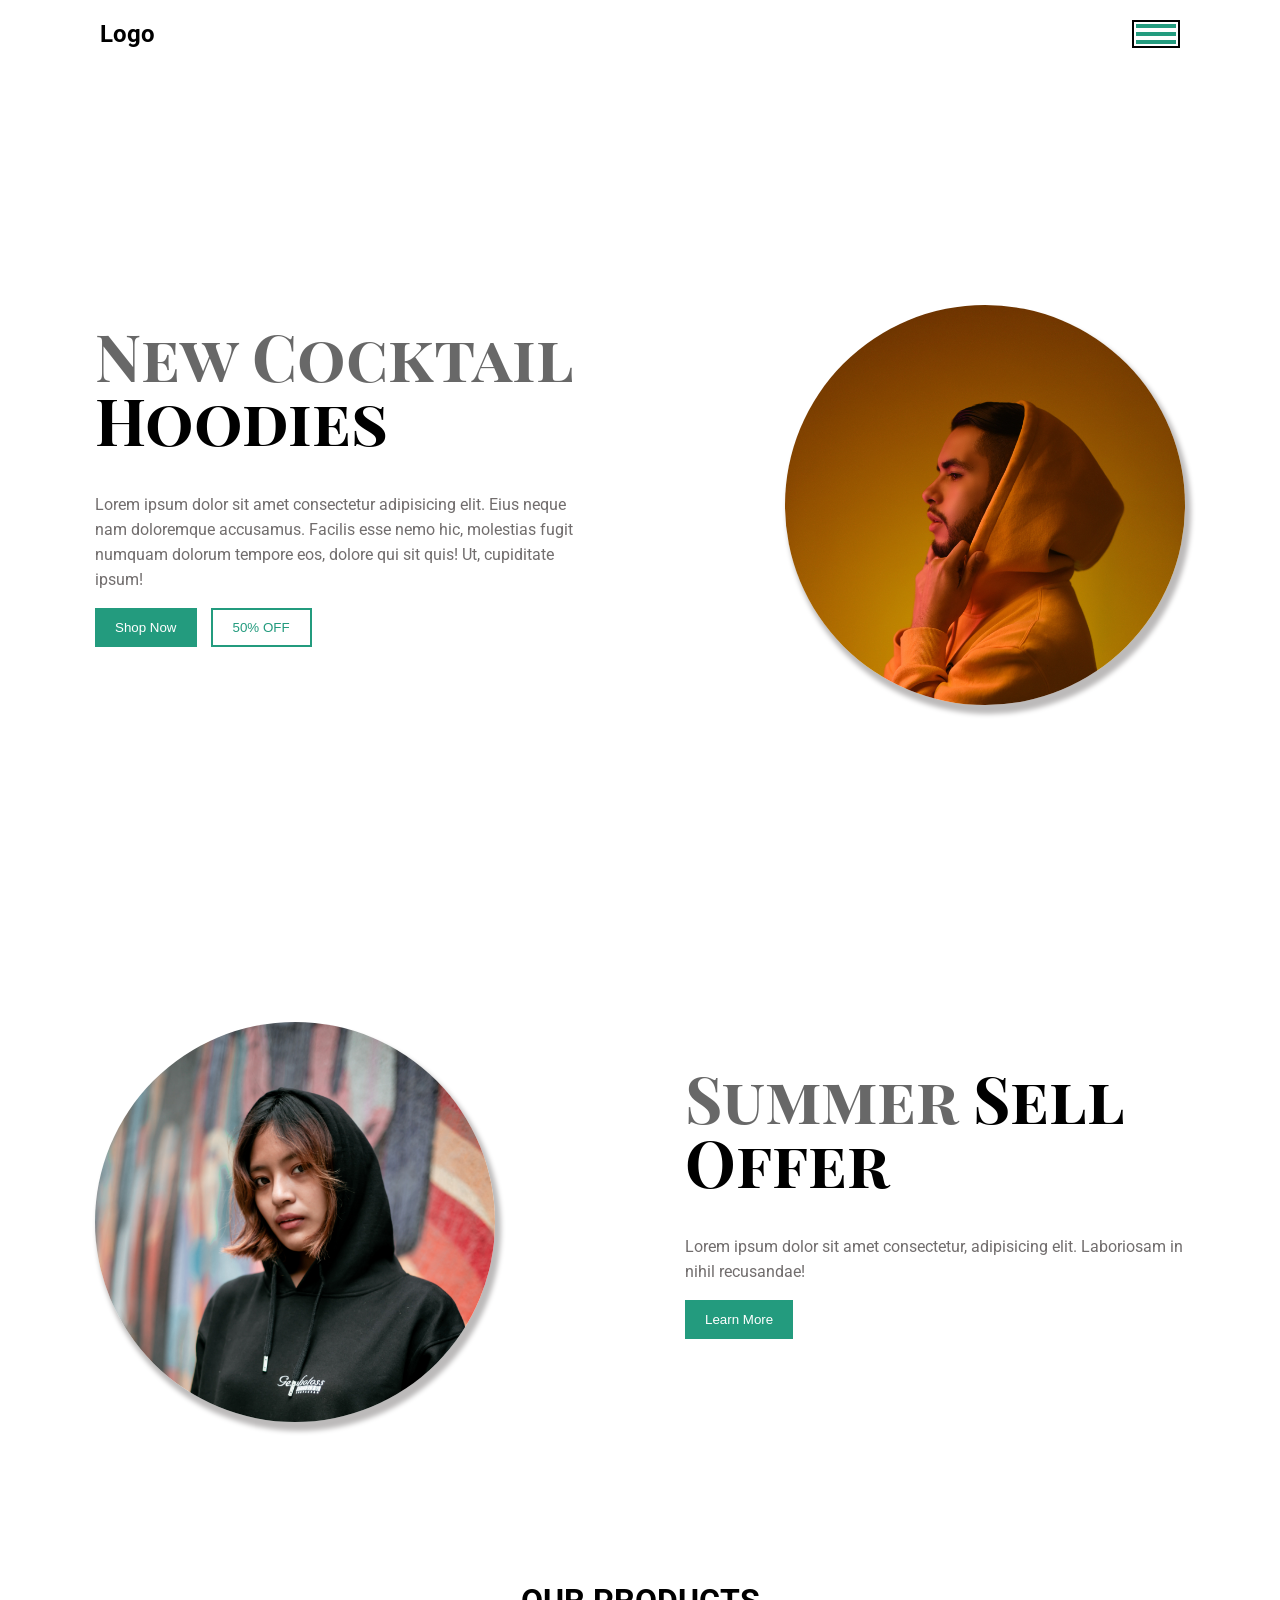
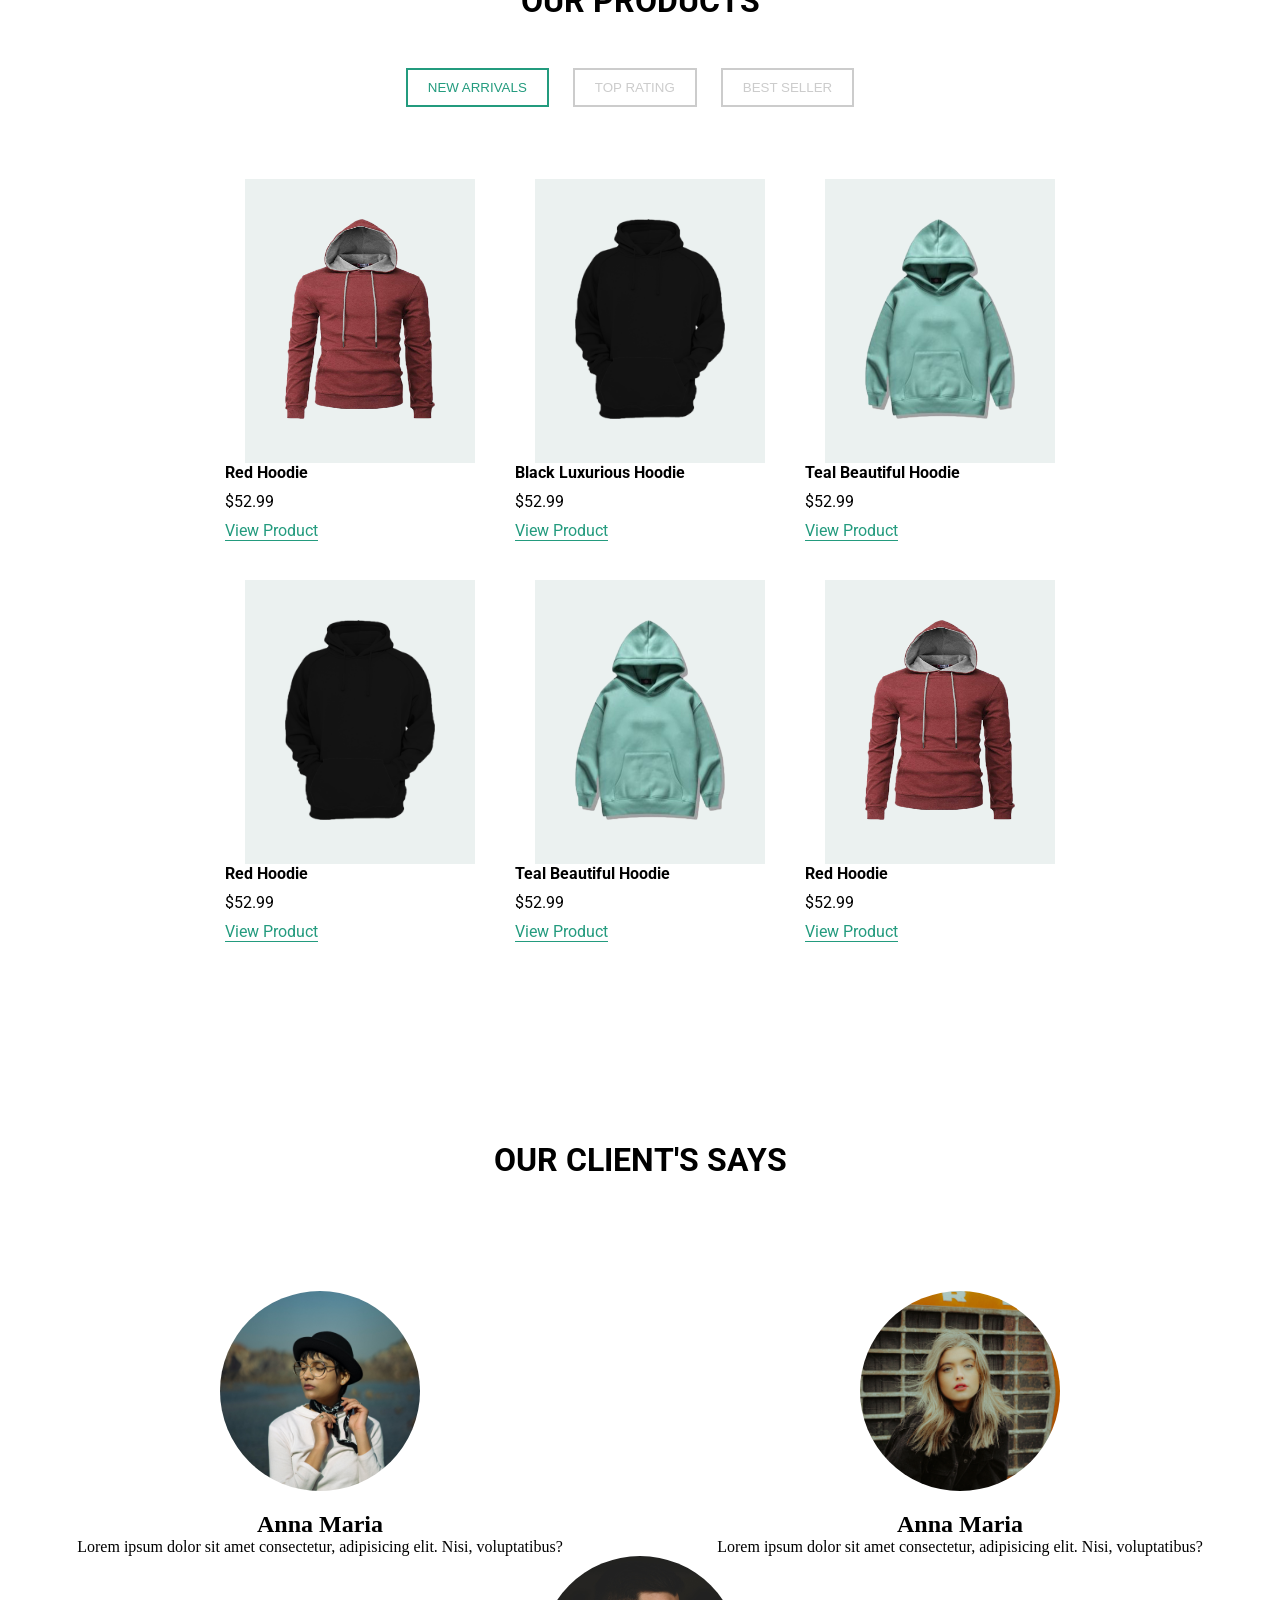
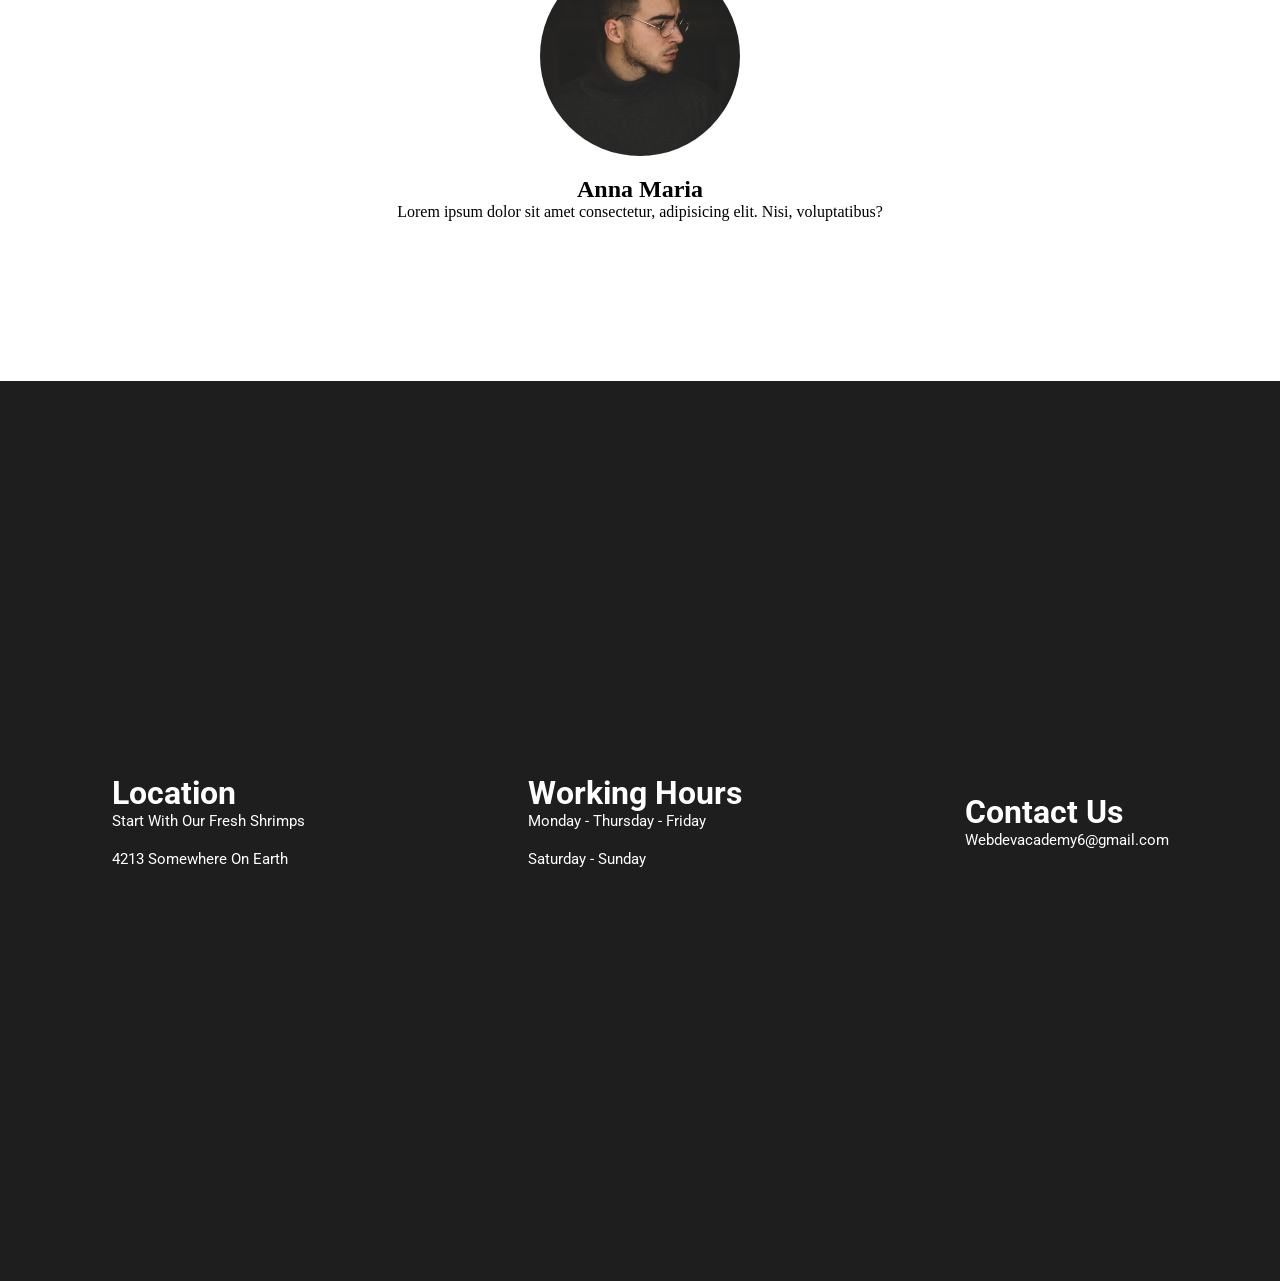
<file: Html-and-CSS-Personal-Practices/Coffee/Hoodie/index.html>
<!DOCTYPE html>
<html lang="en">
<head>
    <meta charset="UTF-8">
    <meta name="viewport" content="width=device-width, initial-scale=1.0">
    <title>Hoodie</title>
    <link rel="stylesheet" href="style.css">
</head>
<body>
    <nav>
        <div class="logo">
            <h1>Logo</h1>
        </div>
        <div class="burger">
            <span></span>
            <span></span>
            <span></span>
        </div>
    </nav>
     
    <header>
        <div class="header-content">
            <h1 class="main-headings">
                New Cocktail <br>
                <span>Hoodies</span>
            </h1>
            <p class="primary-headings">
                Lorem ipsum dolor sit amet consectetur adipisicing elit. Eius neque nam doloremque accusamus. Facilis esse nemo hic, molestias fugit numquam dolorum tempore eos, dolore qui sit quis! Ut, cupiditate ipsum!
            </p>
            <div class="btns-container">
                <button class="btn-fill">Shop Now</button>
                <button class="btn-outline active">50% OFF</button>
            </div>
            </div>
        <div class="img-container">
            <div class="header-img"></div>
        </div>
    </header>
    
<section class="section-one">
    <div class="img-container">
        <div class="section-one-img header-img"></div>
    </div>

    <div class="section-content">
        <h1 class="main-headings">
            Summer <span>Sell <br />
            Offer</span>
        </h1>
        <p class="primary-headings">
            Lorem ipsum dolor sit amet consectetur, adipisicing elit. Laboriosam in nihil recusandae!
        </p>
        <button class="btn-fill">Learn More</button>
    </div>
</div>
</section>

<section class="products">
    <h1 class="products-heading">OUR PRODUCTS</h1>

    <section class="product-categories">
        <button class="btn-outline active">NEW ARRIVALS</button>
        <button class="btn-outline">TOP RATING</button>
        <button class="btn-outline">BEST SELLER</button>
    </section>
<div class="product-items-container">
    <div class="item">
        <div class="item-layer">
            <img src="images/Product/1.png">
        </div>
        <h4 class="item-name">Red Hoodie</h4>
        <p class="item-price">$52.99</p>
        <a href="#" class="view-product">View Product</a>
    </div>
     <div class="item">
        <div class="item-layer">
            <img src="images/Product/2.png">
        </div>
        <h4 class="item-name">Black Luxurious Hoodie</h4>
        <p class="item-price">$52.99</p>
        <a href="#" class="view-product">View Product</a>
    </div>
     <div class="item">
        <div class="item-layer">
            <img src="images/Product/3.png">
        </div>
        <h4 class="item-name">Teal Beautiful Hoodie</h4>
        <p class="item-price">$52.99</p>
        <a href="#" class="view-product">View Product</a>
    </div>
     <div class="item">
        <div class="item-layer">
            <img src="images/Product/2.png">
        </div>
        <h4 class="item-name">Red Hoodie</h4>
        <p class="item-price">$52.99</p>
        <a href="#" class="view-product">View Product</a>
    </div>
     <div class="item">
        <div class="item-layer">
            <img src="images/Product/3.png">
        </div>
        <h4 class="item-name">Teal Beautiful Hoodie</h4>
        <p class="item-price">$52.99</p>
        <a href="#" class="view-product">View Product</a>
    </div>
     <div class="item">
        <div class="item-layer">
            <img src="images/Product/1.png">
        </div>
        <h4 class="item-name">Red Hoodie</h4>
        <p class="item-price">$52.99</p>
        <a href="#" class="view-product">View Product</a>
    </div>
</div>

</section>
<h1 class="customers-heading">OUR CLIENT'S SAYS</h1>
<section class="customers-reviews">
    <div class="customer">
        <div class="customer-img">
            <div class="img img-one"></div>
        </div>

        <h1 class="customer-name">Anna Maria</h1>
        <p class="customer-description">Lorem ipsum dolor sit amet consectetur, adipisicing elit. Nisi, voluptatibus?</p>
    </div>
    <div class="customer">
        <div class="customer-img">
            <div class="img img-two"></div>
        </div>
             <h1 class="customer-name">Anna Maria</h1>
        <p class="customer-description">Lorem ipsum dolor sit amet consectetur, adipisicing elit. Nisi, voluptatibus?</p>
    </div>
     <div class="customer">
        <div class="customer-img">
            <div class="img img-three"></div>
        </div>
             <h1 class="customer-name">Anna Maria</h1>
        <p class="customer-description">Lorem ipsum dolor sit amet consectetur, adipisicing elit. Nisi, voluptatibus?</p>
    </div>
</section>

<footer>
    <div class="container">
        <h1 class="footer-heading">Location</h1>
        <h2 class="footer-primary-heading">Start With Our Fresh Shrimps</h2>
        <h2 class="footer-primary-heading">4213 Somewhere On Earth</h2>
    </div>
     <div class="container">
        <h1 class="footer-heading">Working Hours</h1>
        <h2 class="footer-primary-heading">Monday - Thursday - Friday</h2>
        <h2 class="footer-primary-heading">Saturday - Sunday</h2>
    </div>
     <div class="container">
        <h1 class="footer-heading">Contact Us</h1>
        <h2 class="footer-primary-heading">Webdevacademy6@gmail.com</h2>
    </div>
</footer>

</body>
</html>
</file>
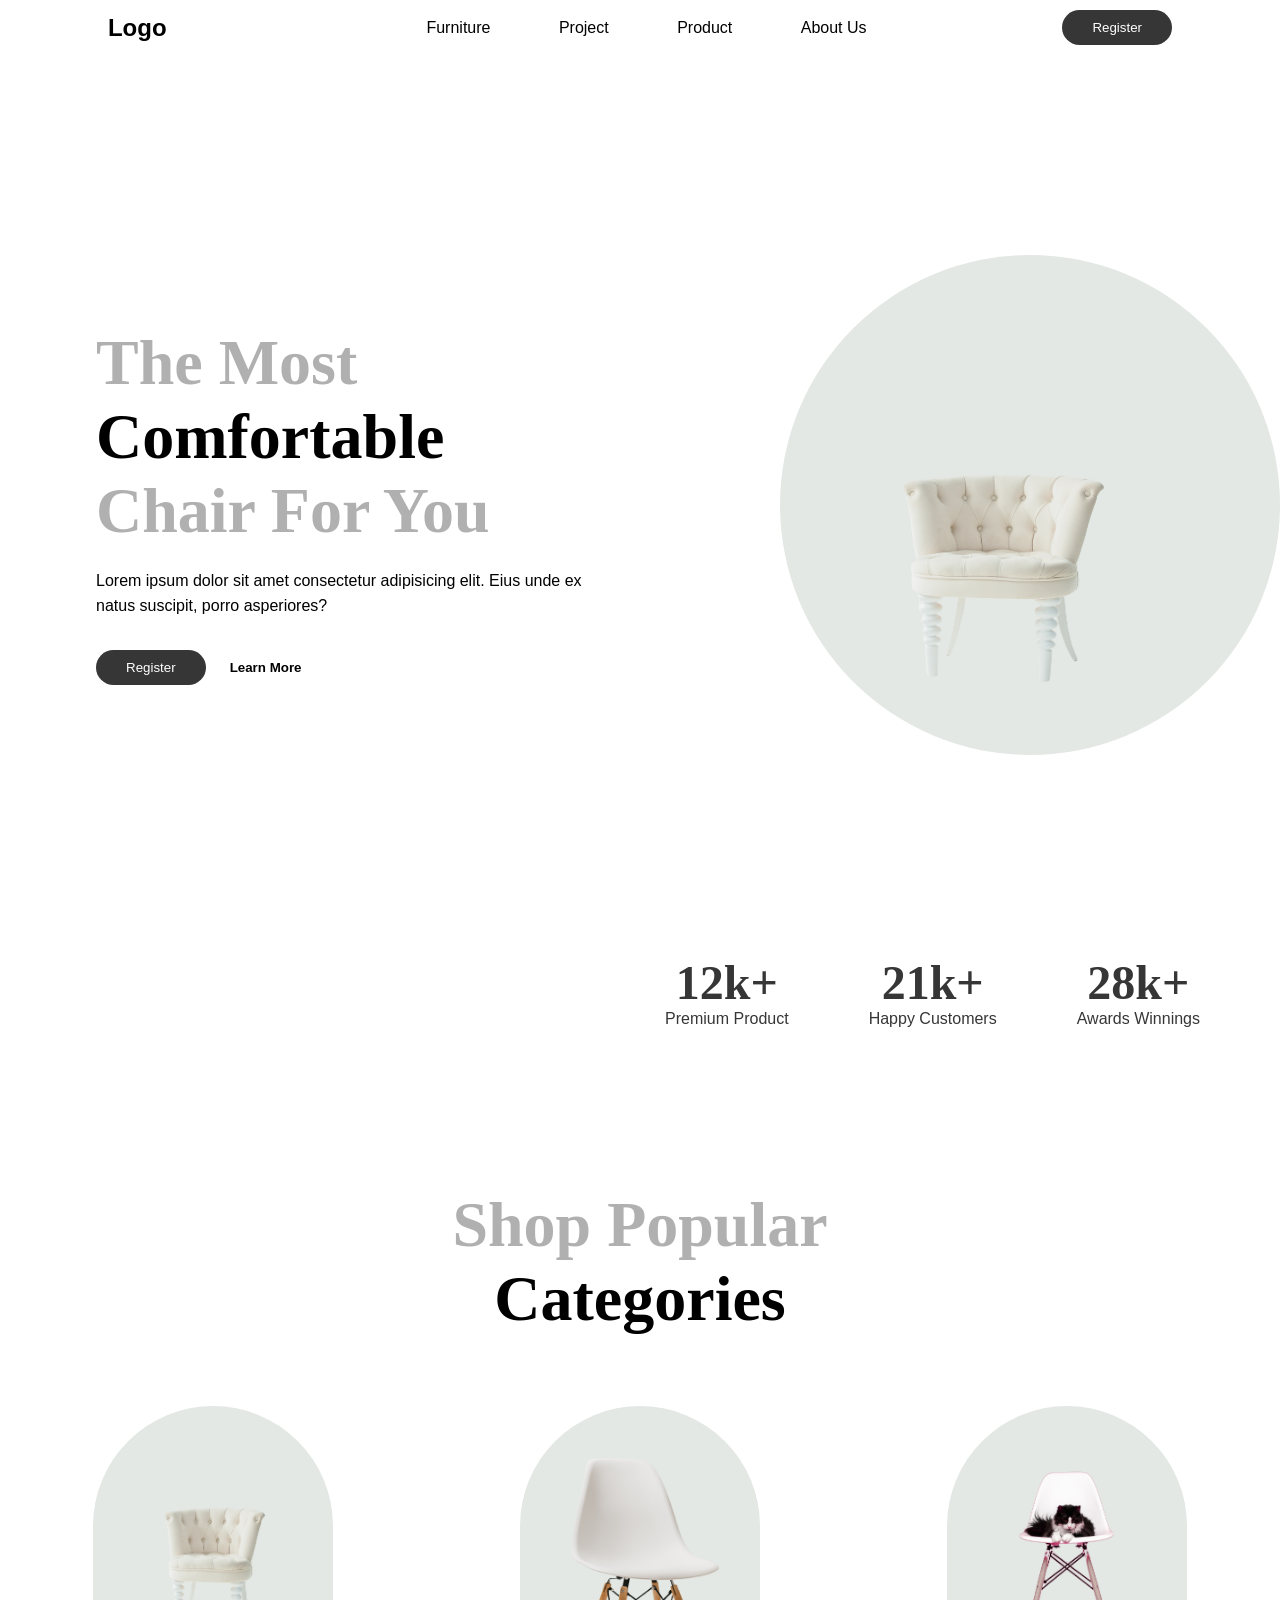
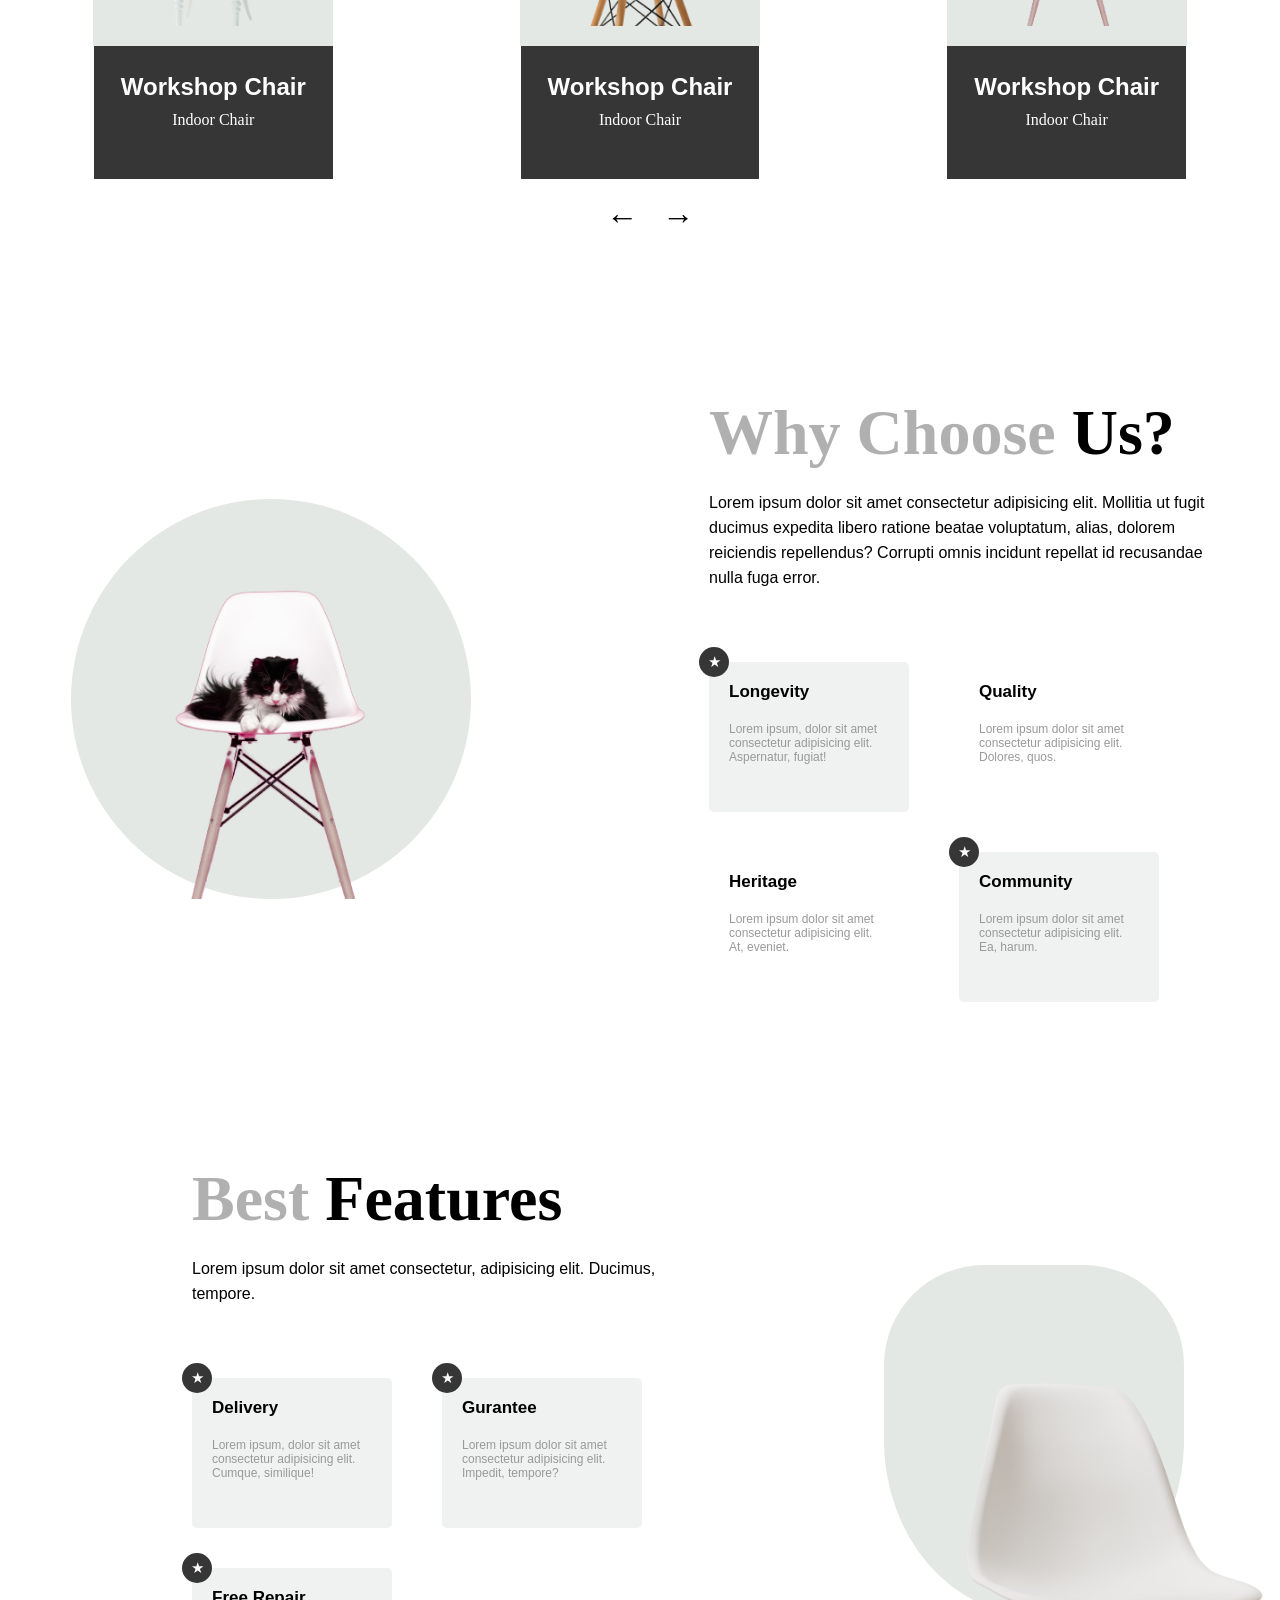
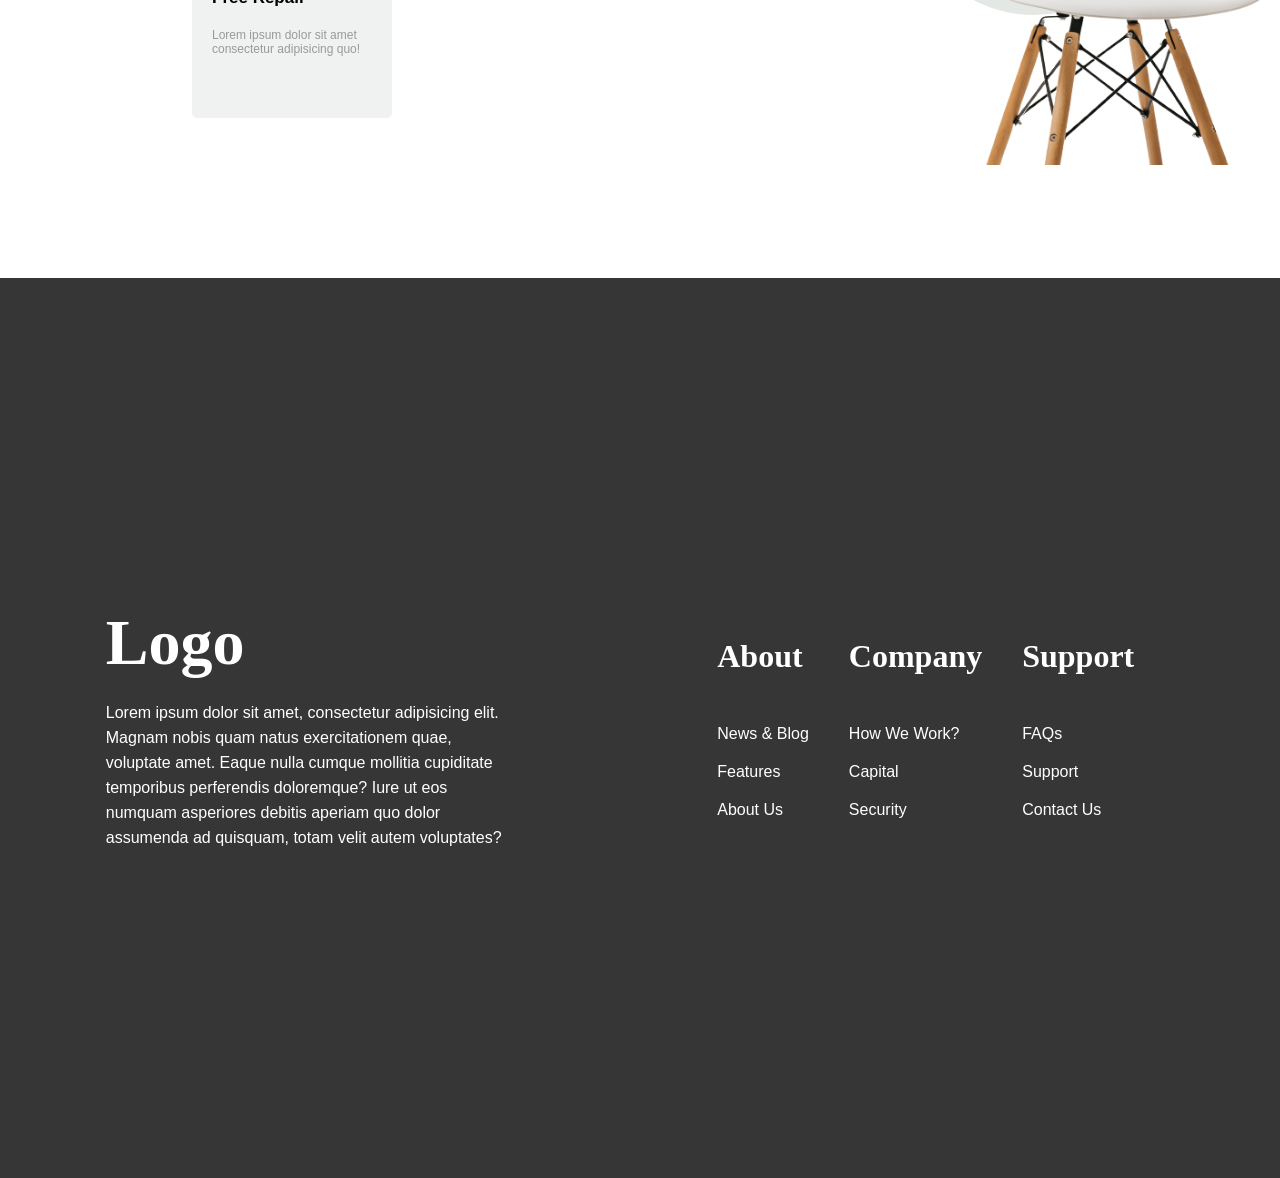
<file: Html-and-CSS-Personal-Practices/HTML-And-CSS-Masterclass/Chairs/index.html>
<!DOCTYPE html>
<html lang="en">
<head>
    <meta charset="UTF-8">
    <meta name="viewport" content="width=device-width, initial-scale=1.0">
    <title>Chairs</title>
    <link rel="stylesheet" href="style.css">
</head>
<body>
    <nav>
        <div class="logo">
            <h1>Logo</h1>
</div>
            <ul>
                <li><a href="#">Furniture</a></li>
                <li><a href="#">Project</a></li>
                <li><a href="#">Product</a></li>
                <li><a href="#">About Us</a></li>
            </ul>
            <button class="btn-fill">Register</button>
    </nav>
    
    <header>
        <div class="content-container">
            <h1 class="main-headings">
                The Most <br />
                <span> Comfortable </span> <br />
                Chair For You
            </h1>
            <p class="primary-headings">
                Lorem ipsum dolor sit amet consectetur adipisicing elit. Eius unde ex natus suscipit, porro asperiores?
            </p>
            <div class="btns-container">
                <button class="btn-fill">Register</button>
                <button class="btn-outline">Learn More</button>
            </div>
        </div>

      <div class="img-container">
        <img src="images/daniil-silantev-1P6AnKDw6S8-unsplash-removebg-preview.png"  
        >
      </div>

    </header>

    <section class="popularity">
        <div class="popularity-one">
            <h1>12k+</h1>
            <p>Premium Product</p>
        </div>
        <div class="popularity-two">
            <h1>21k+</h1>
            <p>Happy Customers</p>
        </div>
        <div class="popularity-three">
            <h1>28k+</h1>
            <p>Awards Winnings</p>
        </div>
    </section>

    <section class="products-container">
        <h1 class="products-heading main-headings">
            Shop Popular <br />
            <span> Categories</span>
        </h1>

<div class="products">
    <div class="product">
        <div class="product-img-layer">
            <div class="img img-one"></div>
        </div>
        <div class="product-content">
            <h1 class="product-name">Workshop Chair</h1>
            <p class="product-quality">Indoor Chair</p>
        </div>
    </div>
    <div class="product">
        <div class="product-img-layer">
            <div class="img img-two"></div>
        </div>
        <div class="product-content">
            <h1 class="product-name">Workshop Chair</h1>
            <p class="product-quality">Indoor Chair</p>
        </div>
    </div>
     <div class="product">
        <div class="product-img-layer">
            <div class="img img-three"></div>
        </div>
        <div class="product-content">
            <h1 class="product-name">Workshop Chair</h1>
            <p class="product-quality">Indoor Chair</p>
        </div>
    </div>
</div>
<div class="b-container">
    <button>&#x2190;</button>
    <button>&rarr;</button>
</div>
    </section>
    <section class="why-us">
        <div class="section-img-container">
            <div class="img-layer">
                <div class="img"></div>
            </div>
        </div>

        <div class="content-container">
            <h1 class="main-headings"> Why Choose <span>Us?</span></h1>
            <p class="primary-headings">
                Lorem ipsum dolor sit amet consectetur adipisicing elit. Mollitia ut fugit ducimus expedita libero ratione beatae voluptatum, alias, dolorem reiciendis repellendus? Corrupti omnis incidunt repellat id recusandae nulla fuga error.
            </p>
            <div class="cards">
                <div class="card card-fill">
                    <div class="star">&#9733;</div>
                    <h1 class="card-title">Longevity</h1>
                    <p class="card-info">
Lorem ipsum, dolor sit amet consectetur adipisicing elit. Aspernatur, fugiat!                    </p>
                </div>
                <div class="card">
                    <h1 class="card-title">Quality</h1>
                    <p class="card-info">
Lorem ipsum dolor sit amet consectetur adipisicing elit. Dolores, quos.         </p>
                </div>
                <div class="card">
                    <h1 class="card-title">Heritage</h1>
                    <p class="card-info">
                        Lorem ipsum dolor sit amet consectetur adipisicing elit. At, eveniet.
                    </p>
                </div>
                <div class="card card-fill">
                    <div class="star">&#9733;</div>
                    <h1 class="card-title">Community</h1>
                    <p class="card-info">
Lorem ipsum dolor sit amet consectetur adipisicing elit. Ea, harum.                    </p>
                </div>
            </div>
        </div>
    </section>
    <section class="features">
        <div class="content-container">
            <h1 class="main-headings">Best <span>Features</span></h1>
            <p class="primary-headings">
Lorem ipsum dolor sit amet consectetur, adipisicing elit. Ducimus, tempore.            </p>
            <div class="cards">
                <div class="card card-fill">
                    <div class="star">&#9733;</div>
                    <h1>Delivery</h1>
<p>Lorem ipsum, dolor sit amet consectetur adipisicing elit. Cumque, similique!</p>                </div>
                <div class="card card-fill">
                    <div class="star">&#9733;</div>
                    <h1>Gurantee</h1>
<p>Lorem ipsum dolor sit amet consectetur adipisicing elit. Impedit, tempore?</p>                </div>
                <div class="card card-fill">
                    <div class="star">&#9733;</div>
                    <h1>Free Repair</h1>
<p>Lorem ipsum dolor sit amet consectetur adipisicing quo!</p>                </div>
            </div>
        </div>
        <div class="img-container d-none">
            <img src="images/bruno-emmanuelle--MUoHL1XULM-unsplash-removebg-preview.png" alt="">
        </div>
    </section>
    <footer>
        <div class="logo-container">
            <h1>Logo</h1>
            <p>Lorem ipsum dolor sit amet, consectetur adipisicing elit. Magnam nobis quam natus exercitationem quae, voluptate amet. Eaque nulla cumque mollitia cupiditate temporibus perferendis doloremque? Iure ut eos numquam asperiores debitis aperiam quo dolor assumenda ad quisquam, totam velit autem voluptates?</p>

        </div>
        <div class="about-company">
            <div class="container">
                <h1>About</h1>
                <p>News & Blog</p>
                <p>Features</p>
                <p>About Us</p>
            </div>
            <div class="container">
                <h1>Company</h1>
                <P>How We Work?</P>
                <P>Capital</P>
                <P>Security</P>
            </div>
            <div class="container">
                <h1>Support</h1>
                <p>FAQs</p>
                <p>Support</p>
                <p>Contact Us</p>
            </div>
        </div>
    </footer>

</body>
</html>
</file>
<file: Html-and-CSS-Personal-Practices/Coffee/Hoodie/style.css>
/* Playfair Display */
@import url("https://fonts.googleapis.com/css2?family=Playfair+Display+SC:wght@700&display=swap");

/* Roboto */
@import url("https://fonts.googleapis.com/css2?family=Roboto:wght@100;300&display=swap");

*{
    padding: 0;
    margin: 0;
    box-sizing: border-box;
}

:root{
    --main-color:#239b7e;
    --main-font: "Playfair Display SC", serif;
    --primary-font: "Roboto", sans-serif;
}

nav{
    display: flex;
    flex-wrap: wrap;
    justify-content: space-between;
    align-items: center;
    padding: 20px;
    font-family: var(--primary-font);
    font-weight: bold;
}

.logo{
    margin-left: 5rem;

}
.burger{
    display: flex;
    flex-direction: column;
    justify-content: center;
    align-items: center;
    cursor: pointer;
    margin-right: 5rem;
    /*Uncomment this code*/
border: 2px solid #000;
}

.burger span{
    border: 2px solid var(--main-color);
    width: 40px;
    height: 1px;
    margin: 2px;
}

/*Header*/
header{
    display: flex;
    flex-wrap: wrap;
    justify-content: space-around;
    align-items: center;
    height: 90vh;
    margin-top: 2rem;

}
.main-headings{
    font-size: 4rem;
    font-family: var(--main-font);
    transform: translateY(-40px);
    color: #00000097;
    line-height: 4rem;
}

.main-headings span{
    color: #000;
}

.primary-headings{
    max-width: 500px;
    font-family: var(--primary-font);
    line-height: 25px;
    margin-bottom: 1rem;
    color: #716d6d;
}

.btn-fill{
    background: var(--main-color);
    color: #fff;
    border: none;
    padding: 12px 20px;
    margin-right: 10px;
    cursor: pointer;
    transition: all 0.5s ease-out;
}

.btn-fill:hover{
    background-color: #fff;
    border: 1px solid var(--main-color);
    color: var(--main-color);
}
.btn-outline.active{
    border: 2px solid var(--main-color);
    color: var(--main-color);
    background: transparent;
    padding: 10px 20px;
    cursor: pointer;
    transition: all 0.5s ease-out;
}

.btn-outline.active:hover{
    background-color: var(--main-color);
    color:#fff;
}

.btn-outline{
    border: 2px solid #ccc;
    color: #ccc;
    background: transparent;
    padding: 10px 20px;
    cursor: pointer;
    transition: all 0.5s ease-out;
}
 
.btn-outline:hover{
    border-color: var(--main-color);
    color: var(--main-color);
}

.img-container{
    border-radius: 50%;
    box-shadow: 4px 7px 5px 2px #bcbaba;
}

.header-img{
    border-radius: 100%;
    background: url(images/Product/oswaldo-ibanez-1NPUmTaiMeg-unsplash.jpg);
    background-position: top;
  background-size: cover;
  width: 400px;
  height: 400px;
}

/* Section one */
.section-one{
    display: flex;
    flex-wrap: wrap;
    justify-content: space-around;
    align-items: center;
    margin-top: 7rem;
}

.img-container{
    border-radius: 50%;
    box-shadow: 4px 7px 5px 2px #bcbaba;
}

.section-one-img{
background: url(images/Product/gesphotoss-1i9K55ni5Dk-unsplash.jpg);
background-position: top;
background-size: cover;
}
.primary-headings{
    max-width: 500px;
    font-family: var(--primary-font);
    line-height: 25px;
    margin-bottom: 1rem;
    color: #716d6d;
}

/* Products */
.products{
    margin-top: 10rem;
    display: flex;
    flex-wrap: wrap;
    flex-direction: column;
    justify-content: center;
    align-items: center;
}

.products .products-heading{
    font-family: var(--primary-font);
    font-size: 2rem;
    margin-bottom: 3rem;

}

.products .product-categories button{
    margin-right: 20px;
    margin-bottom: 2rem;
}

.products .product-items-container{
    display: flex;
    flex-wrap: wrap;
    justify-content: center;
    align-items: center;
   margin: 20px;
   max-width: 60rem;

}

.products .product-items-container .item{
margin: 20px;
}

.products .product-items-container .item-layer{
    background: #ebf1f0;
    padding: 40px;
    margin-right: 20px;
    margin: 0;
    margin-left: 20px;
}

.products .product-items-container .item-layer img{
width: 150px;
height: 200px;
}
.products .product-items-container .item .item-name{
    font-family: var(--primary-font);
    margin-bottom: 10px;
}

.products .product-items-container .item .item-price{
    font-family: var(--primary-font);
    margin-bottom: 10px;
}

.products .product-items-container .item .view-product{
    font-family: var(--primary-font);
    margin-bottom: 10px;
    text-decoration: none;
    color: var(--main-color);
    border-bottom: 1px solid var(--main-color);
}

/* Customers */
.customers-reviews{
    margin-top: 7rem;
    display: flex;
    flex-wrap: wrap;
    justify-content: space-around;
    align-items: center;
}
.customer{
    text-align: center;
}

.customers-heading{
    font-family: var(--primary-font);
    font-size: 2rem;
    margin-bottom: 20px;
    text-align: center;
    margin-top: 10rem;
}

.customers-reviews .customer-discription{
    font-size: 12px;
    margin-top: 20px;
    max-width: 200px;
    text-align: center;
    margin: 10px;
    font-family: var(--primary-font);
}
.customer .customer-img .img{
width: 200px;
height: 200px;
border-radius: 100%;
background-size: cover;
background-position: center;
margin: 0 auto;
margin-bottom: 20px;
}
.customer-img .img-one{
    background: url(images/Product/yogendra-singh-uWs_N5Dlyiw-unsplash.jpg);
}
.customer-img .img-two{
    background: url(images/Product/joshua-rondeau-xazIYnxpS2Q-unsplash.jpg);
}
.customer-img .img-three{
    background: url(images/Product/milan-popovic-kOnmHdLJTNI-unsplash.jpg);
}

footer{
    background: #1f1e1e;
    margin-top: 10rem;
    color: #fff;
    display: flex;
    flex-wrap: wrap;
    justify-content: space-around;
    align-items: center;
    height: 100vh;
    font-family: var(--primary-font);
}
footer .container .footer-primary-heading{
    font-weight: normal;
    font-size: 15px;
    margin-bottom: 20px;
}
/* You can make it responsive for your own screen if you wanna to, but for now this is good enough. */
@media only screen and (max-width: 900px) {
  header {
    height: 120vh;
    text-align: center;
  }

  .section-one {
    height: 120vh;
    text-align: center;
  }

  .header-img {
    width: 250px;
    height: 250px;
  }

  .main-headings {
    font-size: 3rem;
    margin-top: 2rem;
  }

  .primary-headings {
    width: 400px;
  }

  .customer .customer-img .img {
    width: 150px;
    height: 150px;
  }
}
</file>
<file: Html-and-CSS-Personal-Practices/HTML-And-CSS-Masterclass/Chairs/style.css>
@import url("https://fonts.googleapis.com/css2?family=Playfair+Display&display=swap");

*{
    margin: 0%;
    padding: 0;
    box-sizing: border-box;
}

:root {
  --main-color: #e3e8e4;
  --primary-color: #363636;
  --main-font: "Playfair Display SC", serif;
}

nav{
    display: flex;
    justify-content: space-around;
    align-items: center;
    text-align: center;
    font-family: sans-serif;
    padding: 10px;
    
}

ul li{
display: inline;
list-style: none;
}
ul li a{
    text-decoration: none;
    color: #000;
   margin-left: 4rem;
}

ul li a:hover{
    border-bottom: 2px solid var(--primary-color);
    padding-bottom: 10px;
}
.btn-fill{
    padding: 10px 30px;
    background: var(--primary-color);
    border: none;
    border-radius: 100px;
    color: #fff;
    cursor: pointer;
    /* transition: all 0.5s ease-out; */
}
.btn-outline{
background: transparent;
border: none;
margin-left: 20px;
font-weight: bold;
cursor: pointer;
}

/* Header */

header{
    height: 100vh;
    display: flex;
    flex-wrap: wrap;
    justify-content: space-between;
    align-items: center;
}

.content-container{
    margin-left: 6rem;
}

.main-headings{
    font-size: 4rem;
    font-family: var(--main-font);
    color: #0000004f;
    margin-bottom: 2rem;
}

.main-headings span{
    color: #000;
}

.primary-headings{
    max-width: 500px;
    font-family: sans-serif;
    line-height: 25px;
    margin-bottom:  2rem;
}

.img-container{
    width: 500px;
    height: 500px;
    background: var(--main-color);
    border-radius: 100%;
}

.img-container img{
    width: 400px;
    height: 500px;
    margin-left: 20px;
    margin-bottom: 40px;
}

/* Popularity */
.popularity{
    display: flex;
    justify-content: flex-end;
    align-items: center;
}

.popularity div{
    margin-right: 5rem;
}

.popularity div h1 {
    font-size: 3rem;
    text-align: center;
    color: #363636;
    font-family: var(--main-font);

}

.popularity div p{
    color: #363636;
    font-family: sans-serif;
}

/* PRODUCTS */
.products-heading{
    text-align: center;
    margin-top: 10rem;
    margin-bottom: 5rem;
    font-size: 4rem;
    color: #0000004f;
}

.products-heading span{
    color: #000;
}

.products{
 display: flex;
flex-wrap: wrap;
justify-content: space-around;
align-items: center;
}

.product{
    display: flex;
    flex-direction: column;
    justify-content: center;
    align-items: center;
    margin-top: 50px;
}
.product .product-img-layer{
    background: var(--main-color);
    border-top-left-radius: 200px;
    border-top-right-radius: 200px;
    padding: 20px;
}
.product .product-img-layer .img{
    width: 200px;
    height: 200px;
}

.product .product-img-layer .img-one{
    background: url(images/daniil-silantev-1P6AnKDw6S8-unsplash-removebg-preview.png);
    background-position: center;
    background-size: cover;
}
.product .product-img-layer .img-two{
    background: url(images/bruno-emmanuelle--MUoHL1XULM-unsplash-removebg-preview.png);
    background-size: cover;
    background-position: center;
}

.product .product-img-layer .img-three{
background: url(images/scott-webb-eD853mTbBA0-unsplash-removebg-preview.png);
    background-size: cover;
    background-position: center;
}

.product-content{
    background: var(--primary-color);
    padding: 27px;
    padding-bottom: 50px;
    text-align: center;
    color: #fff;
}
.product-content .product-name{
    font-family: sans-serif;
    margin-bottom: 10px;
}
.b-container{
    text-align: center;
}
.b-container button{
    border: none;
    background: transparent;
    font-size: 2rem;
    cursor: pointer;
    margin: 0 auto;
    margin-left: 20px;
    margin-top: 20px;
}
/* Why Us */
.why-us{
display: flex;
flex-wrap: wrap;
justify-content: space-around;
align-items: center;
margin-top: 10rem;

}
.why-us .img-layer{
    width: 400px;
    height: 400px;
    background: var(--main-color);
    border-radius: 100%;
}
.why-us .img-layer .img{
    width: 400px;
    height: 400px;
    background: url(images/scott-webb-eD853mTbBA0-unsplash-removebg-preview.png);
    background-size: cover;
    background-position: center;
}
.cards{
    display: grid;
    grid-template-columns: 2fr 2fr;
}
.card{
    width: 200px;
    height: 150px;
    padding: 20px;
    margin-top: 40px;
    border-radius: 5px;
}

.card.card-fill{
    background: #e3e8e490;
    position: relative;
}
.card.card.card-fill .star{
    width: 10px;
    height: 10px;
    padding: 15px;
    border-radius: 100%;
    background: var(--primary-color);
    position: absolute;
    top:-15px;
    left: -10px;
    display: flex;
    justify-content: center;
    align-items: center;
    font-size: 15px;
    color: #fff;
}
.card h1{
    color: black;
    font-family: sans-serif;
    font-size: 17px;
}

.card p{
    color: #999999;
    font-family: sans-serif;
    font-size: 12px;
    margin-top: 20px;
}
/* Features */
.features{
    margin-top: 10rem;
    display: flex;
    flex-wrap: wrap;
    justify-content: space-around;
    align-items: center;

}

.main-headings{
    font-size: 4rem;
    font-family: var(--main-font);
    color: #0000004f;
    margin-bottom: 20px;

}
.main-headings span{
    color: #000;
}
.primary-headings{
    max-width: 500px;
    font-family: sans-serif;
}
.features .img-container{
    width: 300px;
    height: 350px;
    background: var(--main-color);
    border-top-left-radius: 200px;
    border-top-right-radius: 200px;

}

.features.img-container .img{
    width: 350px;
    height: 450px;
}

footer{
    background: var(--primary-color);
    margin-top: 10rem;
    display: flex;
    flex-wrap: wrap;
    justify-content:space-around;
    align-items: center;
    height: 100vh;
    color: #fff;
}

footer .logo-container h1{
    font-size: 4rem;
font-family: var(--main-font);
margin-bottom: 20px;
}
footer .logo-container p{
    max-width: 400px;
    font-family: sans-serif;
    line-height: 25px;
}

footer .about-company{
display: flex;
flex-wrap: wrap;
justify-content: center;
align-items: center;
}

footer .about-company .container{
    margin-right: 40px;
    margin-top: 20px;
}
.about-company .container h1{
    margin-bottom: 50px;
}
.about-company .container p{
    font-family: sans-serif;
    margin-bottom: 20px;
}

@media only screen and (max-width: 1150px) {
  .img-container {
    width: 340px;
    height: 340px;
  }
  .d-none {
    display: none;
  }
}

@media only screen and (max-width: 900px) {
  header {
    height: 120vh;
    text-align: center;
    justify-content: center;
  }

  header .content-container {
    margin-bottom: 6rem;
    margin-top: 4rem;
    margin-left: 0;
  }

  .popularity {
    margin-top: 22rem;
    text-align: center;
  }

  .d-none {
    display: none;
  }
}

@media only screen and (max-width: 600px) {
  .primary-headings {
    width: 350px;
  }

  .img-container {
    width: 350px;
    height: 350px;
  }

  .popularity div h1 {
    font-size: 2rem;
  }

  .popularity div {
    font-size: 0.9rem;
    text-align: center;
    margin: 0 auto;
    margin-top: 7rem;
  }

  .main-headings {
    font-size: 3rem;
    text-align: center;
  }

  .d-none {
    display: none;
  }

  .cards {
    margin-right: 5rem;
  }

  .card-fill {
    margin-left: 10px;
  }
}
</file>
